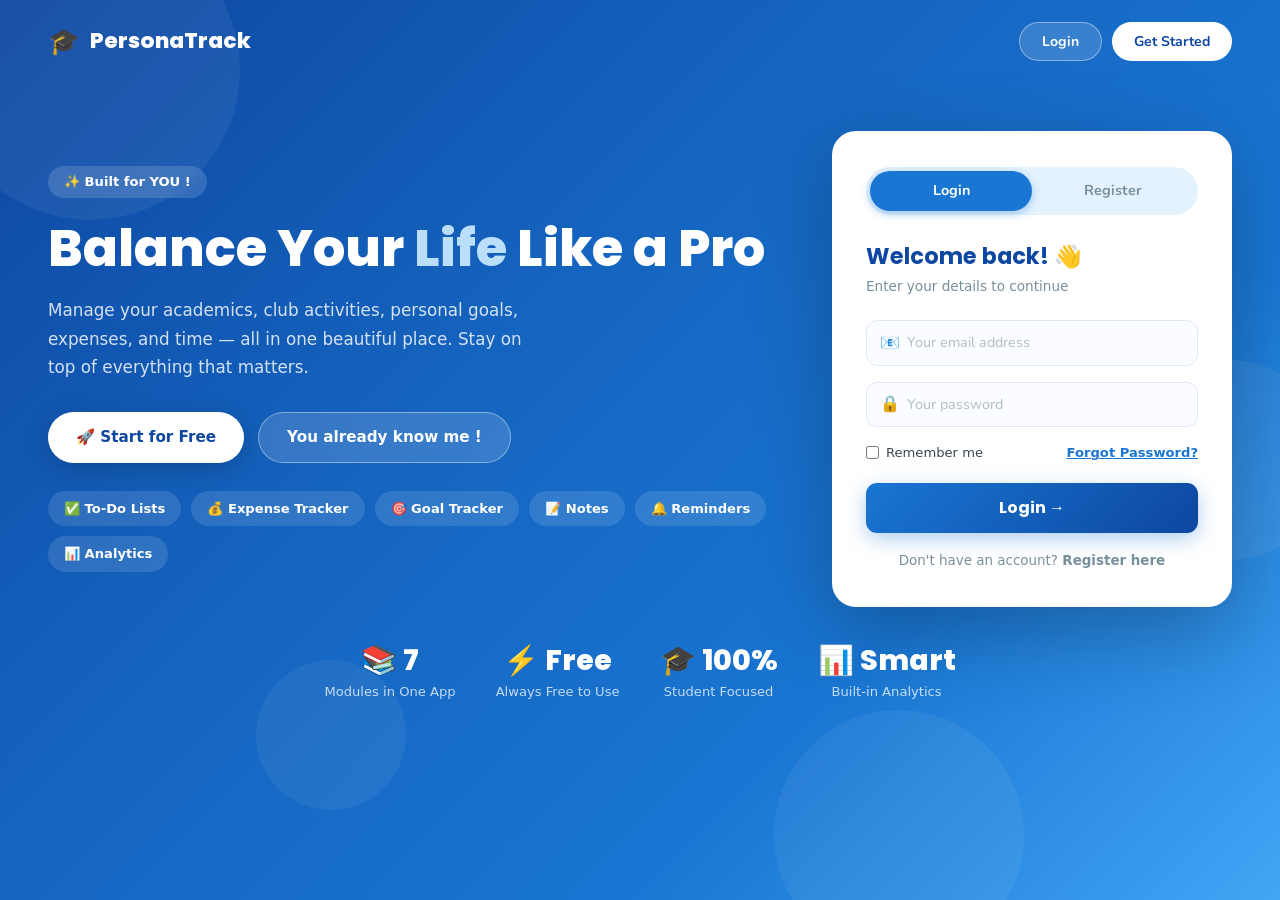
<file: index.html>
<!DOCTYPE html>
<html lang="en">
<head>
  <meta charset="UTF-8">
  <meta name="viewport" content="width=device-width, initial-scale=1.0">
  <title>PersonaTrack – Organize Your Life ! </title>
  <link rel="stylesheet" href="style.css">
 
  <link rel="stylesheet" href="https://cdn.jsdelivr.net/npm/bootstrap@5.3.2/dist/css/bootstrap.min.css">
  <style>
    
    body {
      min-height: 100vh;
      background: linear-gradient(135deg, #0d47a1 0%, #1565c0 40%, #1976d2 70%, #42a5f5 100%);
      overflow-x: hidden;
    }

    .bg-circles {
      position: fixed;
      inset: 0;
      pointer-events: none;
      z-index: 0;
    }
    .bg-circles span {
      position: absolute;
      border-radius: 50%;
      background: rgba(255,255,255,0.06);
      animation: floatCircle 8s ease-in-out infinite;
    }
    .bg-circles span:nth-child(1) { width:300px; height:300px; top:-80px; left:-60px; animation-delay:0s; }
    .bg-circles span:nth-child(2) { width:200px; height:200px; top:40%; right:-50px; animation-delay:2s; }
    .bg-circles span:nth-child(3) { width:150px; height:150px; bottom:10%; left:20%; animation-delay:4s; }
    .bg-circles span:nth-child(4) { width:250px; height:250px; bottom:-60px; right:20%; animation-delay:1s; }
    @keyframes floatCircle {
      0%,100% { transform: translateY(0) scale(1); }
      50%      { transform: translateY(-24px) scale(1.05); }
    }

    .landing-nav {
      position: relative;
      z-index: 10;
      display: flex;
      align-items: center;
      justify-content: space-between;
      padding: 22px 48px;
    }
    .landing-nav .brand {
      display: flex; align-items: center; gap: 10px;
      font-family: var(--font-main);
      font-weight: 800;
      font-size: 1.35rem;
      color: white;
    }
    .landing-nav .brand .icon { font-size: 1.6rem; }
    .landing-nav .nav-links { display: flex; gap: 10px; }
    .nav-pill {
      padding: 8px 22px;
      border-radius: 30px;
      font-family: var(--font-body);
      font-size: 0.88rem;
      font-weight: 700;
      cursor: pointer;
      transition: var(--transition);
      border: none;
    }
    .nav-pill.outline {
      background: rgba(255,255,255,0.15);
      color: white;
      border: 1.5px solid rgba(255,255,255,0.4);
    }
    .nav-pill.outline:hover { background: rgba(255,255,255,0.25); }
    .nav-pill.filled {
      background: white;
      color: var(--sky-dark);
    }
    .nav-pill.filled:hover { transform: translateY(-1px); box-shadow: 0 4px 16px rgba(0,0,0,0.2); }

    .hero {
      position: relative;
      z-index: 5;
      display: flex;
      align-items: center;
      justify-content: space-between;
      padding: 48px 48px 0;
      gap: 40px;
      flex-wrap: wrap;
    }

    .hero-text { flex: 1; min-width: 280px; }
    .hero-text .tagline {
      display: inline-flex;
      align-items: center;
      gap: 8px;
      background: rgba(255,255,255,0.15);
      color: white;
      padding: 6px 16px;
      border-radius: 30px;
      font-size: 0.82rem;
      font-weight: 700;
      margin-bottom: 20px;
      backdrop-filter: blur(6px);
    }
    .hero-text h1 {
      font-family: var(--font-main);
      font-size: clamp(2rem, 4vw, 3.2rem);
      font-weight: 800;
      color: white;
      line-height: 1.18;
      margin-bottom: 18px;
    }
    .hero-text h1 span { color: #bbdefb; }
    .hero-text p {
      color: rgba(255,255,255,0.82);
      font-size: 1.05rem;
      line-height: 1.7;
      margin-bottom: 30px;
      max-width: 480px;
    }
    .hero-cta { display: flex; gap: 14px; flex-wrap: wrap; }
    .btn-white {
      background: white;
      color: var(--sky-dark);
      font-weight: 800;
      padding: 13px 28px;
      border-radius: 30px;
      border: none;
      font-size: 0.95rem;
      cursor: pointer;
      transition: var(--transition);
      box-shadow: 0 6px 24px rgba(0,0,0,0.18);
    }
    .btn-white:hover { transform: translateY(-2px); box-shadow: 0 10px 30px rgba(0,0,0,0.25); }
    .btn-ghost {
      background: rgba(255,255,255,0.15);
      color: white;
      font-weight: 700;
      padding: 13px 28px;
      border-radius: 30px;
      border: 1.5px solid rgba(255,255,255,0.4);
      font-size: 0.95rem;
      cursor: pointer;
      transition: var(--transition);
      backdrop-filter: blur(6px);
    }
    .btn-ghost:hover { background: rgba(255,255,255,0.25); }

    .feature-pills {
      display: flex; flex-wrap: wrap; gap: 10px; margin-top: 28px;
    }
    .feature-pill {
      display: flex; align-items: center; gap: 7px;
      background: rgba(255,255,255,0.12);
      color: white;
      padding: 8px 16px;
      border-radius: 20px;
      font-size: 0.82rem;
      font-weight: 600;
      backdrop-filter: blur(4px);
    }

    .auth-card {
      background: white;
      border-radius: 24px;
      padding: 36px 34px;
      width: 100%;
      max-width: 400px;
      box-shadow: 0 24px 80px rgba(0,0,0,0.25);
      flex-shrink: 0;
    }

    .auth-tabs {
      display: flex;
      background: var(--sky-bg);
      border-radius: 30px;
      padding: 4px;
      margin-bottom: 28px;
    }
    .auth-tab {
      flex: 1; text-align: center;
      padding: 9px;
      border-radius: 25px;
      font-family: var(--font-body);
      font-size: 0.9rem;
      font-weight: 700;
      cursor: pointer;
      border: none;
      background: transparent;
      color: var(--text-light);
      transition: var(--transition);
    }
    .auth-tab.active {
      background: var(--sky-base);
      color: white;
      box-shadow: 0 3px 10px rgba(25,118,210,0.35);
    }

    .auth-form { display: none; }
    .auth-form.active { display: block; }

    .auth-form h2 {
      font-family: var(--font-main);
      font-size: 1.4rem;
      font-weight: 700;
      color: var(--sky-dark);
      margin-bottom: 6px;
    }
    .auth-form .subtitle {
      font-size: 0.85rem;
      color: var(--text-light);
      margin-bottom: 24px;
    }

    .input-group-custom {
      position: relative;
      margin-bottom: 16px;
    }
    .input-group-custom .input-icon {
      position: absolute;
      left: 14px; top: 50%;
      transform: translateY(-50%);
      font-size: 1rem;
      color: var(--sky-light);
      pointer-events: none;
    }
    .input-group-custom input {
      width: 100%;
      padding: 11px 14px 11px 40px;
      border: 1.8px solid #e0e9f4;
      border-radius: 11px;
      font-family: var(--font-body);
      font-size: 0.9rem;
      color: var(--text-dark);
      outline: none;
      transition: var(--transition);
      background: #fafcff;
    }
    .input-group-custom input:focus {
      border-color: var(--sky-light);
      box-shadow: 0 0 0 3px rgba(66,165,245,0.15);
      background: white;
    }
    .input-group-custom input::placeholder { color: #b0bec5; }

    .remember-row {
      display: flex; align-items: center; justify-content: space-between;
      margin-bottom: 20px; font-size: 0.82rem;
    }
    .remember-row label { display: flex; align-items: center; gap: 7px; color: var(--text-mid); cursor: pointer; }
    .remember-row a { color: var(--sky-base); font-weight: 700; }

    .submit-btn {
      width: 100%;
      padding: 13px;
      background: linear-gradient(135deg, var(--sky-base), var(--sky-dark));
      color: white;
      border: none;
      border-radius: 11px;
      font-family: var(--font-main);
      font-size: 1rem;
      font-weight: 700;
      cursor: pointer;
      transition: var(--transition);
      box-shadow: 0 6px 20px rgba(25,118,210,0.35);
    }
    .submit-btn:hover { transform: translateY(-1px); box-shadow: 0 10px 28px rgba(25,118,210,0.45); }

    .auth-footer {
      text-align: center;
      margin-top: 18px;
      font-size: 0.84rem;
      color: var(--text-light);
    }
    .auth-footer a { color: var(--sky-base); font-weight: 700; cursor: pointer; }

    .stats-strip {
      position: relative;
      z-index: 5;
      display: flex;
      justify-content: center;
      gap: 40px;
      padding: 32px 48px;
      flex-wrap: wrap;
    }
    .stat-pill {
      text-align: center;
      color: white;
    }
    .stat-pill .num {
      font-family: var(--font-main);
      font-size: 1.8rem;
      font-weight: 800;
    }
    .stat-pill .lbl {
      font-size: 0.82rem;
      opacity: 0.75;
    }
  </style>
</head>
<body>

  <div class="bg-circles">
    <span></span><span></span><span></span><span></span>
  </div>

  <nav class="landing-nav">
    <div class="brand">
      <span class="icon">🎓</span>
    PersonaTrack
    </div>
    <div class="nav-links">
     
      <button class="nav-pill outline" onclick="switchTab('login')">Login</button>
      <button class="nav-pill filled" onclick="switchTab('register')">Get Started</button>
    </div>
  </nav>

  <div class="hero">

    <div class="hero-text" data-aos="fade-right">
      <div class="tagline">✨ Built for YOU !</div>
      <h1>Balance Your <span>Life</span> Like a Pro</h1>
      <p>
        Manage your academics, club activities, personal goals, expenses, and time — 
        all in one beautiful place. Stay on top of everything that matters.
      </p>
      <div class="hero-cta">
        <button class="btn-white" onclick="switchTab('register')">🚀 Start for Free</button>
        <button class="btn-ghost" onclick="switchTab('login')">You already know me !</button>
      </div>
    
      <div class="feature-pills">
        <div class="feature-pill">✅ To-Do Lists</div>
        <div class="feature-pill">💰 Expense Tracker</div>
        <div class="feature-pill">🎯 Goal Tracker</div>
        <div class="feature-pill">📝 Notes</div>
        <div class="feature-pill">🔔 Reminders</div>
        <div class="feature-pill">📊 Analytics</div>
      </div>
    </div>

    <div class="auth-card">

      <div class="auth-tabs">
        <button class="auth-tab active" id="tab-login" onclick="switchTab('login')">Login</button>
        <button class="auth-tab" id="tab-register" onclick="switchTab('register')">Register</button>
      </div>

      <div class="auth-form active" id="form-login">
        <h2>Welcome back! 👋</h2>
        <p class="subtitle">Enter your details to continue</p>

        <div class="input-group-custom">
          <span class="input-icon">📧</span>
          <input type="email" id="login-email" placeholder="Your email address" required>
        </div>
        <div class="input-group-custom">
          <span class="input-icon">🔒</span>
          <input type="password" id="login-password" placeholder="Your password" required>
        </div>

        <div class="remember-row">
          <label><input type="checkbox"> Remember me</label>
          <a href="#">Forgot Password?</a>
        </div>

        <button class="submit-btn" onclick="handleLogin()">Login →</button>
        <div class="auth-footer">
          Don't have an account? <a onclick="switchTab('register')">Register here</a>
        </div>
      </div>

      <div class="auth-form" id="form-register">
        <h2>Create Account 🎓</h2>
        <p class="subtitle">Join thousands of personality today</p>

        <div class="input-group-custom">
          <span class="input-icon">👤</span>
          <input type="text" id="reg-name" placeholder="Your full name" required>
        </div>
        <div class="input-group-custom">
          <span class="input-icon">📧</span>
          <input type="email" id="reg-email" placeholder="University email" required>
        </div>
        <div class="input-group-custom">
          <span class="input-icon">🏫</span>
          <input type="text" id="reg-university" placeholder="University / Faculty" required>
        </div>
        <div class="input-group-custom">
          <span class="input-icon">🔒</span>
          <input type="password" id="reg-password" placeholder="Create a password" required>
        </div>

        <button class="submit-btn" onclick="handleRegister()">Let's Go! 🚀</button>
        <div class="auth-footer">
          Already have an account? <a onclick="switchTab('login')">Login here</a>
        </div>
      </div>

    </div><!-- /auth-card -->

  </div><!-- /hero -->

  <div class="stats-strip">
    <div class="stat-pill"><div class="num">📚 7</div><div class="lbl">Modules in One App</div></div>
    <div class="stat-pill"><div class="num">⚡ Free</div><div class="lbl">Always Free to Use</div></div>
    <div class="stat-pill"><div class="num">🎓 100%</div><div class="lbl">Student Focused</div></div>
    <div class="stat-pill"><div class="num">📊 Smart</div><div class="lbl">Built-in Analytics</div></div>
  </div>

  <div id="toast-container" class="toast-container"></div>

  <script>

    function switchTab(tab) {
      document.getElementById('form-login').classList.toggle('active', tab === 'login');
      document.getElementById('form-register').classList.toggle('active', tab === 'register');
      document.getElementById('tab-login').classList.toggle('active', tab === 'login');
      document.getElementById('tab-register').classList.toggle('active', tab === 'register');
    }

    function handleLogin() {
      const email = document.getElementById('login-email').value.trim();
      const pass  = document.getElementById('login-password').value.trim();

      if (!email || !pass) {
        showToast('⚠️ Please fill in all fields!', 'error'); return;
      }

      const users = JSON.parse(localStorage.getItem('cl_users') || '[]');
      const user = users.find(u => u.email === email && u.password === pass);

      if (!user) {
      
        if (users.length === 0) {
          const demoUser = { name: 'Demo Student', email: email, university: 'Demo University', password: pass };
          localStorage.setItem('cl_user', JSON.stringify(demoUser));
          localStorage.setItem('cl_loggedin', 'true');
          showToast('✅ Welcome! Redirecting...', 'success');
          setTimeout(() => window.location.href = 'dashboard.html', 1200);
          return;
        }
        showToast('❌ Invalid email or password!', 'error'); return;
      }

      localStorage.setItem('cl_user', JSON.stringify(user));
      localStorage.setItem('cl_loggedin', 'true');
      showToast('✅ Welcome back, ' + user.name + '!', 'success');
      setTimeout(() => window.location.href = 'dashboard.html', 1200);
    }

    function handleRegister() {
      const name  = document.getElementById('reg-name').value.trim();
      const email = document.getElementById('reg-email').value.trim();
      const uni   = document.getElementById('reg-university').value.trim();
      const pass  = document.getElementById('reg-password').value.trim();

      if (!name || !email || !uni || !pass) {
        showToast('⚠️ Please fill in all fields!', 'error'); return;
      }
      if (pass.length < 6) {
        showToast('⚠️ Password must be at least 6 characters!', 'error'); return;
      }

      const users = JSON.parse(localStorage.getItem('cl_users') || '[]');
      if (users.find(u => u.email === email)) {
        showToast('⚠️ Email already registered!', 'error'); return;
      }

      const newUser = { name, email, university: uni, password: pass };
      users.push(newUser);
      localStorage.setItem('cl_users', JSON.stringify(users));
      localStorage.setItem('cl_user', JSON.stringify(newUser));
      localStorage.setItem('cl_loggedin', 'true');

      showToast('🎉 Account created! Welcome, ' + name + '!', 'success');
      setTimeout(() => window.location.href = 'dashboard.html', 1400);
    }

    function showToast(msg, type = 'info') {
      const container = document.getElementById('toast-container');
      const toast = document.createElement('div');
      toast.className = 'toast';
      toast.style.background = type === 'success' ? '#00897b' : type === 'error' ? '#c62828' : 'var(--sky-dark)';
      toast.textContent = msg;
      container.appendChild(toast);
      setTimeout(() => toast.remove(), 3200);
    }

    if (localStorage.getItem('cl_loggedin')) {
      window.location.href = 'dashboard.html';
    }
  </script>

</body>
</html>
</file>
<file: style.css>
/* =============================================
   CAMPUSLIFE - SHARED STYLESHEET
   Sky Blue Theme | University Student App
   ============================================= */

/* ---------- Google Fonts Import ---------- */
@import url('https://fonts.googleapis.com/css2?family=Poppins:wght@300;400;500;600;700;800&family=Nunito:wght@400;600;700;800&display=swap');

/* ---------- CSS Variables (Colors & Sizes) ---------- */
:root {
  --sky-dark:    #0d47a1;   /* deep navy blue */
  --sky-mid:     #1565c0;   /* strong blue */
  --sky-base:    #1976d2;   /* main sky blue */
  --sky-light:   #42a5f5;   /* lighter blue */
  --sky-pale:    #bbdefb;   /* very pale blue */
  --sky-bg:      #e3f2fd;   /* page background */
  --white:       #ffffff;
  --card-bg:     #ffffff;
  --text-dark:   #0d1b2a;
  --text-mid:    #37474f;
  --text-light:  #78909c;
  --success:     #26a69a;
  --warning:     #ffa726;
  --danger:      #ef5350;
  --sidebar-w:   240px;
  --radius:      14px;
  --shadow:      0 4px 20px rgba(13,71,161,0.10);
  --shadow-hover:0 8px 32px rgba(13,71,161,0.18);
  --font-main:   'Poppins', sans-serif;
  --font-body:   'Nunito', sans-serif;
  --transition:  0.22s ease;
}

/* ---------- Reset & Base ---------- */
*, *::before, *::after { box-sizing: border-box; margin: 0; padding: 0; }

body {
  font-family: var(--font-body);
  background: var(--sky-bg);
  color: var(--text-dark);
  min-height: 100vh;
  overflow-x: hidden;
}

a { text-decoration: none; color: inherit; }

/* ---------- Scrollbar Styling ---------- */
::-webkit-scrollbar { width: 7px; }
::-webkit-scrollbar-track { background: var(--sky-pale); }
::-webkit-scrollbar-thumb { background: var(--sky-light); border-radius: 10px; }

/* =============================================
   SIDEBAR LAYOUT (used on all inner pages)
   ============================================= */

.app-layout {
  display: flex;
  min-height: 100vh;
}

/* --- Sidebar --- */
.sidebar {
  width: var(--sidebar-w);
  background: linear-gradient(180deg, var(--sky-dark) 0%, var(--sky-mid) 60%, var(--sky-base) 100%);
  min-height: 100vh;
  display: flex;
  flex-direction: column;
  position: fixed;
  left: 0; top: 0; bottom: 0;
  z-index: 100;
  box-shadow: 3px 0 20px rgba(13,71,161,0.18);
  transition: var(--transition);
}

.sidebar-logo {
  padding: 28px 22px 18px;
  display: flex;
  align-items: center;
  gap: 10px;
  border-bottom: 1px solid rgba(255,255,255,0.12);
}

.sidebar-logo .logo-icon {
  width: 38px; height: 38px;
  background: var(--white);
  border-radius: 10px;
  display: flex; align-items: center; justify-content: center;
  font-size: 20px;
}

.sidebar-logo span {
  font-family: var(--font-main);
  font-weight: 800;
  font-size: 1.13rem;
  color: var(--white);
  letter-spacing: 0.5px;
}

.sidebar-user {
  padding: 18px 22px;
  display: flex;
  align-items: center;
  gap: 11px;
  border-bottom: 1px solid rgba(255,255,255,0.10);
}

.sidebar-user .avatar {
  width: 40px; height: 40px;
  border-radius: 50%;
  background: var(--sky-light);
  display: flex; align-items: center; justify-content: center;
  font-size: 18px;
  font-weight: 700;
  color: white;
  border: 2px solid rgba(255,255,255,0.4);
  overflow: hidden;
}

.sidebar-user .avatar img { width: 100%; height: 100%; object-fit: cover; }

.sidebar-user .user-info .name {
  font-size: 0.85rem;
  font-weight: 700;
  color: var(--white);
}
.sidebar-user .user-info .role {
  font-size: 0.72rem;
  color: var(--sky-pale);
}

/* Sidebar Nav */
.sidebar-nav {
  flex: 1;
  padding: 14px 0;
  overflow-y: auto;
}

.nav-section-label {
  font-size: 0.65rem;
  font-weight: 700;
  color: rgba(255,255,255,0.45);
  text-transform: uppercase;
  letter-spacing: 1.5px;
  padding: 10px 22px 5px;
}

.nav-item {
  display: flex;
  align-items: center;
  gap: 12px;
  padding: 11px 22px;
  color: rgba(255,255,255,0.78);
  font-size: 0.88rem;
  font-weight: 500;
  border-radius: 0 30px 30px 0;
  margin: 2px 12px 2px 0;
  cursor: pointer;
  transition: var(--transition);
  position: relative;
}

.nav-item:hover, .nav-item.active {
  background: rgba(255,255,255,0.15);
  color: var(--white);
}

.nav-item.active::before {
  content: '';
  position: absolute;
  left: 0; top: 50%;
  transform: translateY(-50%);
  width: 4px; height: 60%;
  background: var(--sky-pale);
  border-radius: 0 4px 4px 0;
}

.nav-item .nav-icon { font-size: 1.1rem; width: 22px; text-align: center; }
.nav-item .nav-badge {
  margin-left: auto;
  background: var(--warning);
  color: white;
  border-radius: 10px;
  padding: 1px 7px;
  font-size: 0.7rem;
  font-weight: 700;
}

.sidebar-bottom {
  padding: 16px 22px;
  border-top: 1px solid rgba(255,255,255,0.10);
}

.logout-btn {
  display: flex;
  align-items: center;
  gap: 10px;
  color: rgba(255,255,255,0.65);
  font-size: 0.87rem;
  cursor: pointer;
  padding: 9px 10px;
  border-radius: 8px;
  transition: var(--transition);
}
.logout-btn:hover { color: #ff8a80; background: rgba(255,255,255,0.07); }

/* --- Main Content Area --- */
.main-content {
  margin-left: var(--sidebar-w);
  flex: 1;
  display: flex;
  flex-direction: column;
  min-height: 100vh;
}

/* --- Top Bar --- */
.topbar {
  background: var(--white);
  padding: 14px 32px;
  display: flex;
  align-items: center;
  gap: 16px;
  box-shadow: 0 2px 12px rgba(13,71,161,0.07);
  position: sticky;
  top: 0;
  z-index: 50;
}

.topbar-title {
  font-family: var(--font-main);
  font-weight: 700;
  font-size: 1.18rem;
  color: var(--sky-dark);
  flex: 1;
}

.topbar-search {
  display: flex;
  align-items: center;
  background: var(--sky-bg);
  border: 1.5px solid var(--sky-pale);
  border-radius: 30px;
  padding: 7px 16px;
  gap: 8px;
  width: 230px;
  transition: var(--transition);
}
.topbar-search:focus-within {
  border-color: var(--sky-light);
  box-shadow: 0 0 0 3px rgba(66,165,245,0.15);
}
.topbar-search input {
  border: none; background: none;
  font-family: var(--font-body);
  font-size: 0.87rem;
  color: var(--text-dark);
  outline: none;
  width: 100%;
}
.topbar-search i { color: var(--sky-light); font-size: 0.95rem; }

.topbar-actions { display: flex; align-items: center; gap: 12px; }

.icon-btn {
  width: 38px; height: 38px;
  border-radius: 50%;
  background: var(--sky-bg);
  border: none;
  cursor: pointer;
  display: flex; align-items: center; justify-content: center;
  color: var(--sky-base);
  font-size: 1rem;
  transition: var(--transition);
  position: relative;
}
.icon-btn:hover { background: var(--sky-pale); }
.icon-btn .badge {
  position: absolute;
  top: 2px; right: 2px;
  width: 10px; height: 10px;
  background: var(--danger);
  border-radius: 50%;
  border: 2px solid white;
}

.topbar-date {
  font-size: 0.8rem;
  color: var(--text-light);
  display: flex; align-items: center; gap: 6px;
}

/* --- Page Body --- */
.page-body {
  padding: 28px 32px;
  flex: 1;
}

.page-header {
  margin-bottom: 24px;
  display: flex;
  align-items: center;
  justify-content: space-between;
  flex-wrap: wrap;
  gap: 12px;
}

.page-header h1 {
  font-family: var(--font-main);
  font-weight: 700;
  font-size: 1.45rem;
  color: var(--sky-dark);
}
.page-header p {
  font-size: 0.87rem;
  color: var(--text-light);
  margin-top: 3px;
}

/* ---------- CARDS ---------- */
.card {
  background: var(--card-bg);
  border-radius: var(--radius);
  box-shadow: var(--shadow);
  padding: 22px;
  transition: var(--transition);
}
.card:hover { box-shadow: var(--shadow-hover); }

.card-title {
  font-family: var(--font-main);
  font-weight: 600;
  font-size: 0.97rem;
  color: var(--sky-dark);
  margin-bottom: 16px;
  display: flex;
  align-items: center;
  gap: 8px;
}
.card-title i { color: var(--sky-base); }

/* ---------- STAT CARDS ---------- */
.stat-card {
  background: var(--card-bg);
  border-radius: var(--radius);
  padding: 20px 22px;
  box-shadow: var(--shadow);
  display: flex;
  align-items: center;
  gap: 16px;
  transition: var(--transition);
  position: relative;
  overflow: hidden;
}
.stat-card::after {
  content: '';
  position: absolute;
  bottom: 0; right: 0;
  width: 70px; height: 70px;
  border-radius: 50%;
  opacity: 0.07;
}
.stat-card:hover { transform: translateY(-2px); box-shadow: var(--shadow-hover); }

.stat-icon {
  width: 50px; height: 50px;
  border-radius: 12px;
  display: flex; align-items: center; justify-content: center;
  font-size: 1.4rem;
  flex-shrink: 0;
}

.stat-info .label {
  font-size: 0.78rem;
  color: var(--text-light);
  font-weight: 600;
  text-transform: uppercase;
  letter-spacing: 0.5px;
}
.stat-info .value {
  font-family: var(--font-main);
  font-size: 1.6rem;
  font-weight: 700;
  color: var(--sky-dark);
  line-height: 1.2;
}
.stat-info .sub {
  font-size: 0.76rem;
  color: var(--success);
  font-weight: 600;
}

/* ---------- BUTTONS ---------- */
.btn {
  display: inline-flex;
  align-items: center;
  gap: 7px;
  padding: 9px 20px;
  border-radius: 30px;
  font-family: var(--font-body);
  font-size: 0.88rem;
  font-weight: 700;
  border: none;
  cursor: pointer;
  transition: var(--transition);
}
.btn-primary {
  background: linear-gradient(135deg, var(--sky-base), var(--sky-dark));
  color: white;
  box-shadow: 0 4px 14px rgba(25,118,210,0.35);
}
.btn-primary:hover { transform: translateY(-1px); box-shadow: 0 6px 20px rgba(25,118,210,0.45); }

.btn-outline {
  background: transparent;
  color: var(--sky-base);
  border: 1.8px solid var(--sky-base);
}
.btn-outline:hover { background: var(--sky-bg); }

.btn-success {
  background: linear-gradient(135deg, var(--success), #00897b);
  color: white;
  box-shadow: 0 4px 14px rgba(38,166,154,0.3);
}

.btn-sm {
  padding: 6px 14px;
  font-size: 0.8rem;
}

.btn-icon {
  width: 34px; height: 34px;
  border-radius: 8px;
  background: var(--sky-bg);
  border: none;
  cursor: pointer;
  display: flex; align-items: center; justify-content: center;
  color: var(--sky-base);
  font-size: 0.95rem;
  transition: var(--transition);
}
.btn-icon:hover { background: var(--sky-pale); }

/* ---------- BADGES / TAGS ---------- */
.badge {
  display: inline-flex;
  align-items: center;
  padding: 3px 11px;
  border-radius: 20px;
  font-size: 0.75rem;
  font-weight: 700;
}
.badge-blue    { background: #e3f2fd; color: var(--sky-base); }
.badge-green   { background: #e0f2f1; color: #00897b; }
.badge-orange  { background: #fff3e0; color: #e65100; }
.badge-red     { background: #ffebee; color: #c62828; }
.badge-purple  { background: #f3e5f5; color: #7b1fa2; }
.badge-teal    { background: #e0f7fa; color: #00838f; }

/* ---------- PROGRESS BAR ---------- */
.progress-wrap {
  background: var(--sky-pale);
  border-radius: 30px;
  height: 8px;
  overflow: hidden;
}
.progress-fill {
  height: 100%;
  border-radius: 30px;
  background: linear-gradient(90deg, var(--sky-light), var(--sky-dark));
  transition: width 0.6s ease;
}
.progress-fill.green { background: linear-gradient(90deg, #4db6ac, #00897b); }
.progress-fill.orange { background: linear-gradient(90deg, #ffb74d, #e65100); }
.progress-fill.red { background: linear-gradient(90deg, #ef9a9a, #c62828); }

/* ---------- FORM ELEMENTS ---------- */
.form-group { margin-bottom: 16px; }
.form-label {
  display: block;
  font-size: 0.82rem;
  font-weight: 700;
  color: var(--text-mid);
  margin-bottom: 6px;
}
.form-control {
  width: 100%;
  padding: 10px 14px;
  border: 1.8px solid #e0e9f4;
  border-radius: 10px;
  font-family: var(--font-body);
  font-size: 0.88rem;
  color: var(--text-dark);
  background: var(--white);
  outline: none;
  transition: var(--transition);
}
.form-control:focus {
  border-color: var(--sky-light);
  box-shadow: 0 0 0 3px rgba(66,165,245,0.15);
}
select.form-control { cursor: pointer; }

/* ---------- TABS ---------- */
.tab-bar {
  display: flex;
  gap: 6px;
  background: var(--sky-bg);
  padding: 5px;
  border-radius: 30px;
  width: fit-content;
  margin-bottom: 20px;
}
.tab-btn {
  padding: 7px 18px;
  border-radius: 25px;
  border: none;
  background: transparent;
  font-family: var(--font-body);
  font-size: 0.85rem;
  font-weight: 600;
  color: var(--text-light);
  cursor: pointer;
  transition: var(--transition);
}
.tab-btn.active {
  background: var(--white);
  color: var(--sky-base);
  box-shadow: 0 2px 8px rgba(13,71,161,0.12);
}
.tab-btn:hover:not(.active) { color: var(--sky-base); }

/* ---------- GRID HELPERS ---------- */
.grid-2 { display: grid; grid-template-columns: 1fr 1fr; gap: 20px; }
.grid-3 { display: grid; grid-template-columns: 1fr 1fr 1fr; gap: 20px; }
.grid-4 { display: grid; grid-template-columns: repeat(4,1fr); gap: 20px; }

/* ---------- FOOTER ---------- */
.footer {
  background: white;
  padding: 16px 32px;
  text-align: center;
  font-size: 0.78rem;
  color: var(--text-light);
  border-top: 1px solid #eaf0fb;
  margin-left: 0;
}
.footer span { color: var(--sky-base); font-weight: 700; }

/* ---------- MODAL OVERLAY ---------- */
.modal-overlay {
  position: fixed;
  inset: 0;
  background: rgba(13,27,42,0.55);
  backdrop-filter: blur(4px);
  z-index: 200;
  display: none;
  align-items: center;
  justify-content: center;
}
.modal-overlay.open { display: flex; }
.modal-box {
  background: white;
  border-radius: 18px;
  padding: 28px;
  width: 90%;
  max-width: 480px;
  box-shadow: 0 20px 60px rgba(13,71,161,0.2);
  animation: slideUp 0.3s ease;
}
@keyframes slideUp {
  from { opacity:0; transform: translateY(30px); }
  to   { opacity:1; transform: translateY(0); }
}
.modal-header {
  display: flex;
  align-items: center;
  justify-content: space-between;
  margin-bottom: 22px;
}
.modal-header h3 {
  font-family: var(--font-main);
  font-weight: 700;
  color: var(--sky-dark);
  font-size: 1.1rem;
}

/* ---------- TOAST ---------- */
.toast-container {
  position: fixed;
  top: 20px; right: 20px;
  z-index: 9999;
  display: flex; flex-direction: column; gap: 10px;
}
.toast {
  background: var(--sky-dark);
  color: white;
  padding: 12px 20px;
  border-radius: 10px;
  font-size: 0.87rem;
  font-weight: 600;
  box-shadow: var(--shadow-hover);
  animation: slideIn 0.3s ease;
}
@keyframes slideIn {
  from { opacity:0; transform: translateX(40px); }
  to   { opacity:1; transform: translateX(0); }
}

/* ---------- EMPTY STATE ---------- */
.empty-state {
  text-align: center;
  padding: 40px 20px;
  color: var(--text-light);
}
.empty-state .empty-icon { font-size: 3rem; margin-bottom: 12px; opacity: 0.5; }
.empty-state p { font-size: 0.9rem; }

/* ---------- TABLE ---------- */
.data-table { width: 100%; border-collapse: collapse; }
.data-table th {
  background: var(--sky-bg);
  color: var(--text-light);
  font-size: 0.75rem;
  font-weight: 700;
  text-transform: uppercase;
  letter-spacing: 0.5px;
  padding: 11px 14px;
  text-align: left;
}
.data-table td {
  padding: 12px 14px;
  border-bottom: 1px solid #f0f5fb;
  font-size: 0.87rem;
  color: var(--text-dark);
}
.data-table tr:last-child td { border-bottom: none; }
.data-table tr:hover td { background: #f7fbff; }

/* =============================================
   RESPONSIVE
   ============================================= */
@media (max-width: 900px) {
  .sidebar { width: 68px; }
  .sidebar-logo span, .sidebar-user .user-info,
  .nav-item span, .nav-section-label, .nav-item .nav-badge,
  .sidebar-bottom .logout-btn span { display: none; }
  .main-content { margin-left: 68px; }
  .page-body { padding: 16px; }
  .grid-4 { grid-template-columns: 1fr 1fr; }
  .grid-3 { grid-template-columns: 1fr 1fr; }
}

@media (max-width: 600px) {
  .grid-2, .grid-3, .grid-4 { grid-template-columns: 1fr; }
  .topbar { padding: 12px 16px; }
  .topbar-search { display: none; }

  /* ↓ MEKA ADD KARANNA — sidebar completely hide */
  .sidebar {
    width: 100%;
    height: auto;
    min-height: unset;
    position: fixed;
    bottom: 0;
    top: auto;        /* top fixed eka remove */
    left: 0;
    flex-direction: row;
    z-index: 100;
    box-shadow: 0 -2px 16px rgba(13,71,161,0.15);
  }

  .sidebar-logo,
  .sidebar-user,
  .nav-section-label,
  .sidebar-bottom { display: none; }

  .sidebar-nav {
    display: flex;
    flex-direction: row;
    justify-content: space-around;
    padding: 0;
    overflow: visible;
  }

  .nav-item {
    flex-direction: column;
    gap: 3px;
    padding: 10px 8px;
    margin: 0;
    border-radius: 0;
    font-size: 0.65rem;
    align-items: center;
    flex: 1;
  }

  .nav-item span { display: block; font-size: 0.65rem; }
  .nav-item .nav-icon { font-size: 1.2rem; }
  .nav-item.active::before { display: none; }

  /* Main content sidebar ekata yata neyyi kiyala */
  .main-content {
    margin-left: 0;
    padding-bottom: 64px; /* bottom nav height */
  }
}
</file>
